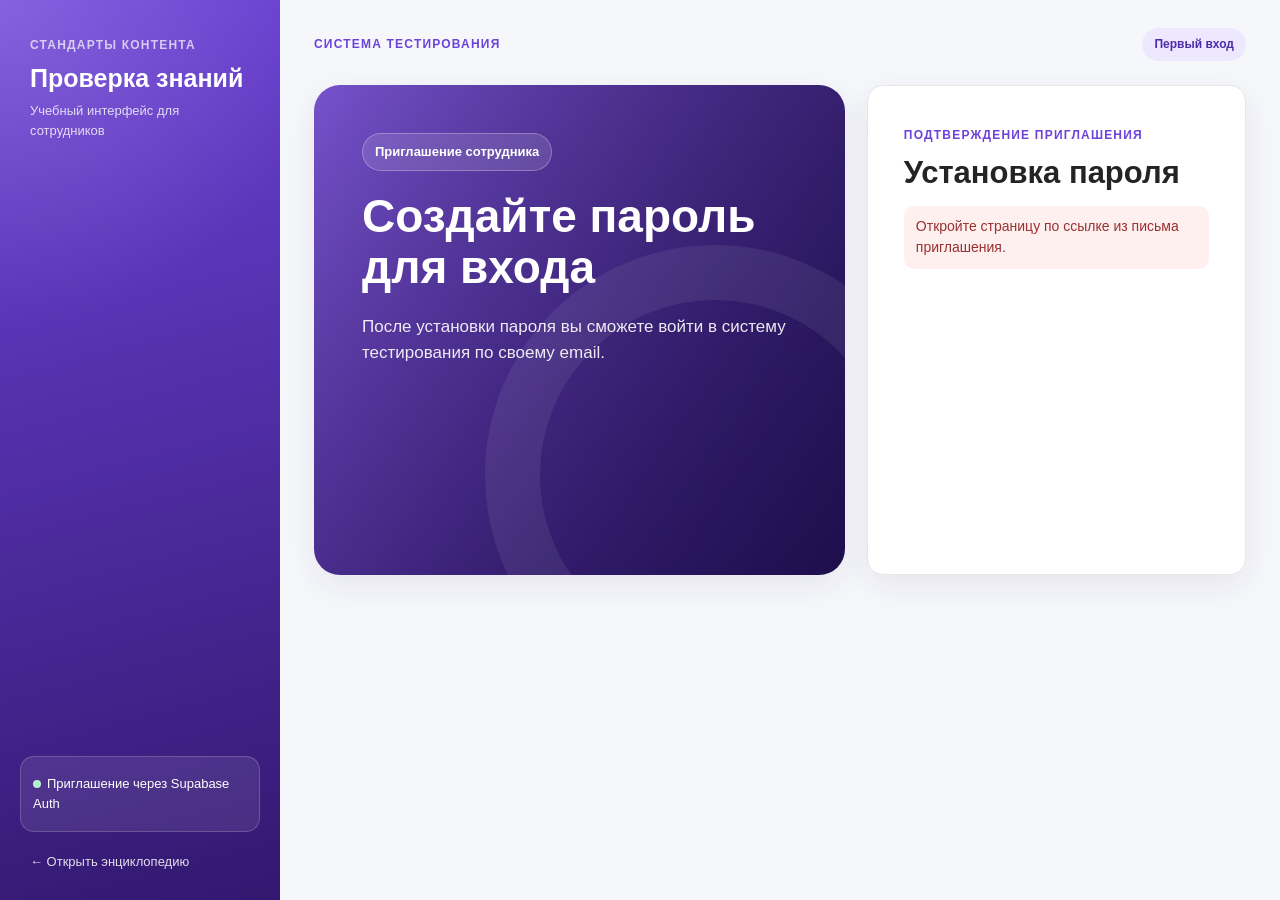
<file: testing/accept-invite.html>
<!doctype html>
<html lang="ru">
<head>
  <meta charset="utf-8">
  <meta name="viewport" content="width=device-width, initial-scale=1">
  <title>Установка пароля — система тестирования</title>
  <link rel="stylesheet" href="styles.css">
  <script src="config.js" defer></script>
  <script src="supabase-client.js" defer></script>
  <script src="accept-invite.js" defer></script>
</head>
<body>
  <div class="app-shell">
    <aside class="sidebar">
      <div class="brand">
        <span class="brand__eyebrow">Стандарты контента</span>
        <strong class="brand__title">Проверка знаний</strong>
        <span class="brand__subtitle">Учебный интерфейс для сотрудников</span>
      </div>
      <div class="sidebar-note"><span class="status-dot"></span>Приглашение через Supabase Auth</div>
      <a class="encyclopedia-link" href="../index.html">← Открыть энциклопедию</a>
    </aside>
    <main class="main-content">
      <div class="topbar">
        <span class="eyebrow">Система тестирования</span>
        <span class="topbar-pill">Первый вход</span>
      </div>
      <div class="login-layout">
        <div class="intro-panel">
          <span class="hero-badge">Приглашение сотрудника</span>
          <h1>Создайте пароль для входа</h1>
          <p>После установки пароля вы сможете войти в систему тестирования по своему email.</p>
        </div>
        <div class="card login-card">
          <span class="section-label">Подтверждение приглашения</span>
          <h2>Установка пароля</h2>
          <p class="auth-message" id="invite-message" role="status" aria-live="polite">Проверяем ссылку приглашения…</p>
          <form id="invite-password-form" hidden>
            <label for="new-password">Новый пароль</label>
            <input id="new-password" name="new-password" type="password" autocomplete="new-password" minlength="12" required>
            <label for="repeat-password">Повторите пароль</label>
            <input id="repeat-password" name="repeat-password" type="password" autocomplete="new-password" minlength="12" required>
            <p class="muted">Не менее 12 символов.</p>
            <button class="button button--primary button--full" id="save-password" type="submit">Сохранить пароль</button>
          </form>
          <button class="button button--primary button--full" id="go-to-login" type="button" hidden>Перейти ко входу</button>
        </div>
      </div>
    </main>
  </div>
</body>
</html>
</file>
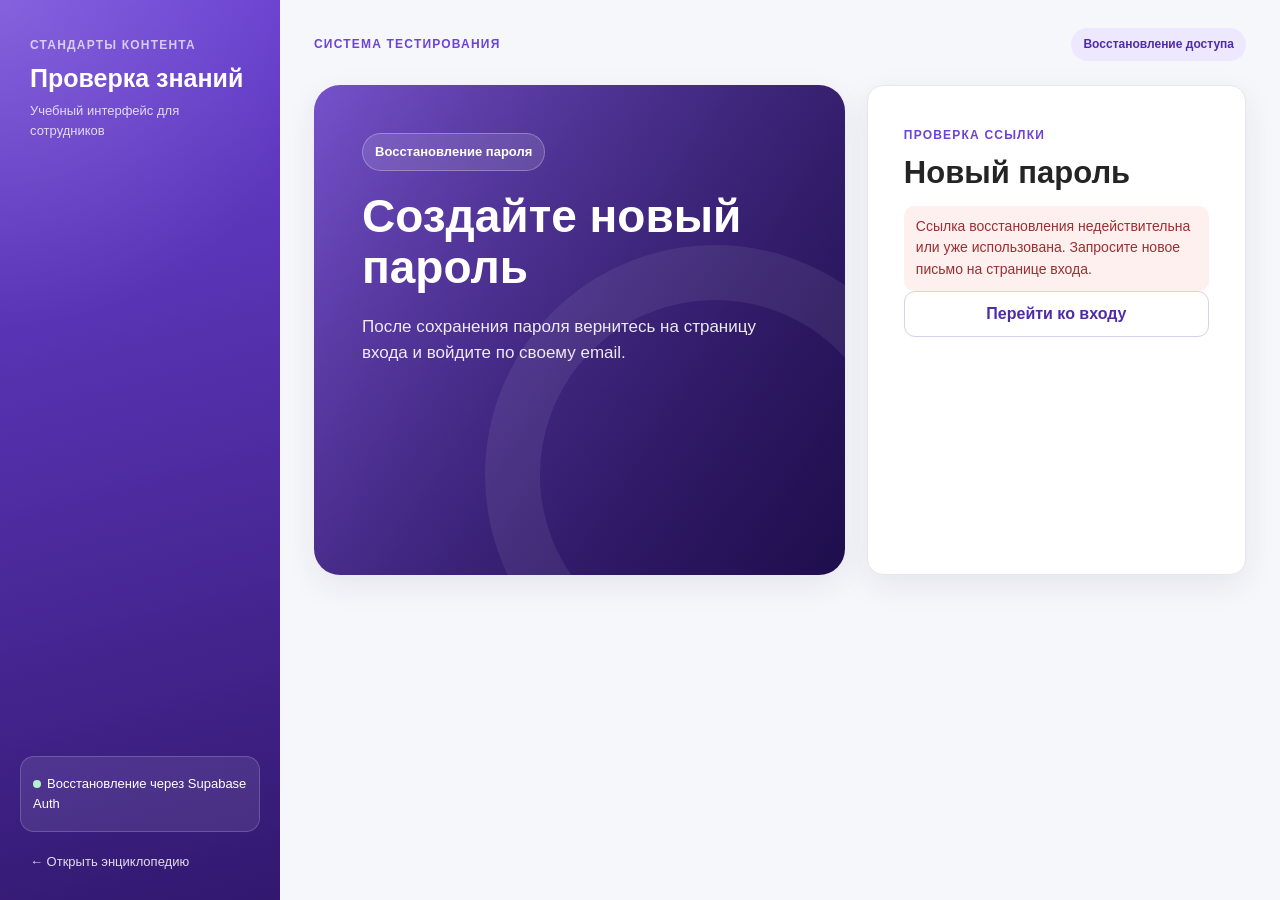
<file: testing/reset-password.html>
<!doctype html>
<html lang="ru">
<head>
  <meta charset="utf-8">
  <meta name="viewport" content="width=device-width, initial-scale=1">
  <title>Восстановление пароля — система тестирования</title>
  <link rel="stylesheet" href="styles.css">
  <script src="config.js" defer></script>
  <script src="supabase-client.js" defer></script>
  <script src="reset-password.js" defer></script>
</head>
<body>
  <div class="app-shell">
    <aside class="sidebar">
      <div class="brand">
        <span class="brand__eyebrow">Стандарты контента</span>
        <strong class="brand__title">Проверка знаний</strong>
        <span class="brand__subtitle">Учебный интерфейс для сотрудников</span>
      </div>
      <div class="sidebar-note"><span class="status-dot"></span>Восстановление через Supabase Auth</div>
      <a class="encyclopedia-link" href="../index.html">← Открыть энциклопедию</a>
    </aside>
    <main class="main-content">
      <div class="topbar">
        <span class="eyebrow">Система тестирования</span>
        <span class="topbar-pill">Восстановление доступа</span>
      </div>
      <div class="login-layout">
        <div class="intro-panel">
          <span class="hero-badge">Восстановление пароля</span>
          <h1>Создайте новый пароль</h1>
          <p>После сохранения пароля вернитесь на страницу входа и войдите по своему email.</p>
        </div>
        <div class="card login-card">
          <span class="section-label">Проверка ссылки</span>
          <h2>Новый пароль</h2>
          <p class="auth-message" id="reset-message" role="status" aria-live="polite">Проверяем ссылку восстановления…</p>
          <form id="reset-password-form" hidden>
            <label for="new-password">Новый пароль</label>
            <input id="new-password" type="password" autocomplete="new-password" minlength="12" required>
            <label for="repeat-password">Повторите пароль</label>
            <input id="repeat-password" type="password" autocomplete="new-password" minlength="12" required>
            <p class="muted">Не менее 12 символов.</p>
            <button class="button button--primary button--full" id="save-password" type="submit">Сохранить пароль</button>
          </form>
          <a class="button button--ghost button--full" id="return-to-login" href="index.html" hidden>Перейти ко входу</a>
        </div>
      </div>
    </main>
  </div>
</body>
</html>
</file>
<file: testing/styles.css>
:root{--accent:#6d42d8;--accent-dark:#4e2ca8;--accent-soft:#eee8ff;--green:#25875d;--green-soft:#e8f7ef;--yellow:#9c6900;--yellow-soft:#fff5da;--text:#242424;--muted:#6d6d6d;--line:#e7e7e7;--surface:#fff;--background:#f6f7fb;--shadow:0 10px 32px rgba(34,26,61,.08);--radius:16px}
*{box-sizing:border-box}
html{scroll-behavior:smooth}
body{margin:0;color:var(--text);background:var(--background);font-family:Inter,Arial,sans-serif;line-height:1.55}
button,input{font:inherit}
button{cursor:pointer}
button:disabled{cursor:not-allowed;opacity:.5}
[hidden]{display:none!important}
:focus-visible{outline:3px solid #b69afa;outline-offset:3px}
.app-shell{display:grid;grid-template-columns:280px minmax(0,1fr);min-height:100vh}
.sidebar{position:sticky;top:0;display:flex;flex-direction:column;height:100vh;padding:28px 20px;color:#fff;background:radial-gradient(circle at top left,rgba(255,255,255,.17),transparent 35%),linear-gradient(165deg,#6d42d8,#32186f)}
.brand{display:grid;gap:8px;padding:8px 10px 28px}
.brand__eyebrow,.eyebrow,.section-label{text-transform:uppercase;letter-spacing:.1em;font-size:12px;font-weight:800}
.brand__eyebrow{opacity:.7}.brand__title{font-size:25px;line-height:1.2}.brand__subtitle{font-size:13px;opacity:.8}
.side-nav{display:grid;gap:5px}.nav-button{width:100%;border:0;border-radius:11px;padding:11px 13px;text-align:left;color:rgba(255,255,255,.87);background:transparent;font-size:14px}.nav-button:hover,.nav-button.is-active{color:#fff;background:rgba(255,255,255,.17)}
.sidebar-note{margin-top:auto;padding:17px 12px;border:1px solid rgba(255,255,255,.18);border-radius:14px;background:rgba(255,255,255,.09);font-size:13px}.status-dot{display:inline-block;width:8px;height:8px;margin-right:6px;border-radius:50%;background:#b6f0cf}.encyclopedia-link{margin:20px 10px 0;color:#fff;font-size:13px;text-decoration:none;opacity:.85}.encyclopedia-link:hover{text-decoration:underline}
.main-content{min-width:0;width:min(1230px,100%);margin:0 auto;padding:28px 34px 60px}.topbar{display:flex;justify-content:space-between;align-items:center;gap:16px;margin-bottom:14px}.eyebrow{color:var(--accent)}.topbar-pill{padding:7px 12px;border-radius:99px;background:var(--accent-soft);color:var(--accent-dark);font-size:12px;font-weight:700}
.demo-banner{margin-bottom:24px;padding:12px 16px;border:1px solid #eadcae;border-radius:12px;background:#fff9e8;color:#624b14;font-size:13px}
.screen{animation:appear .2s ease}@keyframes appear{from{opacity:.7;transform:translateY(5px)}to{opacity:1;transform:none}}
.card{border:1px solid var(--line);border-radius:var(--radius);background:var(--surface);box-shadow:var(--shadow)}
h1,h2,h3,p{margin-top:0}h1{font-size:clamp(31px,4vw,46px);line-height:1.12}h2{font-size:clamp(24px,3vw,31px);line-height:1.2}h3{font-size:21px;line-height:1.25}.muted{color:var(--muted)}.section-label{color:var(--accent)}
.button{display:inline-flex;justify-content:center;align-items:center;min-height:43px;padding:10px 17px;border:1px solid transparent;border-radius:11px;font-weight:700;text-decoration:none;white-space:normal}.button--primary{color:#fff;background:var(--accent)}.button--primary:not(:disabled):hover{background:var(--accent-dark)}.button--ghost{border-color:#d8d0ed;color:var(--accent-dark);background:#fff}.button--ghost:hover{background:var(--accent-soft)}.button--full{width:100%}.text-button{border:0;padding:4px 0;background:transparent;color:var(--accent-dark);font-weight:700;text-align:left}.text-button:hover{text-decoration:underline}
.login-layout{display:grid;grid-template-columns:minmax(0,1.05fr) minmax(310px,.75fr);gap:22px;align-items:stretch;margin-top:24px}.intro-panel{position:relative;overflow:hidden;min-height:490px;padding:48px;border-radius:26px;color:#fff;background:linear-gradient(115deg,rgba(20,10,58,.15),rgba(20,10,58,.72)),linear-gradient(135deg,#875fe5,#3b197f);box-shadow:var(--shadow)}.intro-panel:after{position:absolute;right:-100px;bottom:-130px;width:350px;height:350px;border:55px solid rgba(255,255,255,.07);border-radius:50%;content:""}.intro-panel>*{position:relative;z-index:1}.intro-panel h1{max-width:600px;margin:20px 0}.intro-panel p{max-width:530px;font-size:17px;opacity:.9}.hero-badge{display:inline-block;padding:8px 12px;border:1px solid rgba(255,255,255,.27);border-radius:99px;background:rgba(255,255,255,.12);font-size:13px;font-weight:700}.intro-stat{display:flex;gap:14px;align-items:center;margin-top:80px}.intro-stat strong{font-size:31px}.intro-stat span{max-width:230px;font-size:14px;opacity:.82}.login-card{padding:36px}.login-card h2{margin:8px 0}.login-card>p{font-size:14px}.login-card form{display:grid;gap:9px;margin-top:26px}.login-card label,.invite-form label{font-size:13px;font-weight:700}.login-card input,.invite-form input{width:100%;min-height:46px;padding:11px 13px;border:1px solid #d9d9e3;border-radius:10px;background:#fff}.login-card form .button{margin-top:13px}.login-divider{margin:20px 0;color:var(--muted);text-align:center;font-size:13px}
.auth-message{margin:14px 0 0;padding:10px 12px;border-radius:10px;color:var(--accent-dark);background:var(--accent-soft);font-size:13px}.auth-message--error{color:#9a3030;background:#fff0f0}
.page-heading{display:flex;justify-content:space-between;align-items:center;gap:20px;margin:16px 0 27px}.page-heading h1{margin:6px 0 8px}.page-heading p{margin:0;color:var(--muted)}.avatar{display:grid;place-items:center;flex:none;width:54px;height:54px;border-radius:16px;color:var(--accent-dark);background:var(--accent-soft);font-weight:800}.metrics{display:grid;grid-template-columns:repeat(3,minmax(0,1fr));gap:16px}.metric{display:grid;gap:8px;padding:23px}.metric span{color:var(--muted);font-size:13px}.metric strong{font-size:23px;line-height:1.2}.metric small{color:var(--muted)}.section-heading{margin:30px 0 15px}.section-heading h2{margin:4px 0 0}.test-grid{display:grid;grid-template-columns:repeat(2,minmax(0,1fr));gap:17px}.test-card{display:flex;flex-direction:column;align-items:flex-start;min-height:225px;padding:25px}.test-card--featured{border-color:#d5c5fa}.test-card h3{margin:18px 0 8px}.test-card p{color:var(--muted)}.test-card__footer{display:flex;justify-content:space-between;align-items:center;gap:15px;width:100%;margin-top:auto}.test-card__footer span{font-size:13px;color:var(--muted)}.chip{display:inline-block;padding:6px 10px;border-radius:99px;font-size:12px;font-weight:800;white-space:nowrap}.chip--success{background:var(--green-soft);color:var(--green)}.chip--warning{background:var(--yellow-soft);color:var(--yellow)}.chip--muted{background:#f0f0f3;color:#666}.info-strip{display:flex;gap:14px;margin-top:17px;padding:16px 20px;border-radius:13px;background:var(--accent-soft);font-size:14px}.info-strip strong{color:var(--accent-dark)}.table-card{overflow:hidden}.table-scroll{overflow-x:auto}table{width:100%;border-collapse:collapse;text-align:left;font-size:14px}th,td{padding:16px 18px;border-bottom:1px solid var(--line);vertical-align:middle}th{color:var(--muted);font-size:12px;font-weight:800;white-space:nowrap;background:#fbfbfe}tr:last-child td{border-bottom:0}td strong{color:var(--accent-dark)}
.test-grid--single{grid-template-columns:minmax(0,1fr)}
.quiz-layout{display:grid;grid-template-columns:minmax(0,1fr) 280px;gap:20px;align-items:start}.question-card{padding:30px}.question-top{display:flex;justify-content:space-between;align-items:center;gap:20px;font-size:14px;font-weight:800}.timer{padding:8px 12px;border-radius:9px;background:var(--accent-soft);color:var(--accent-dark);font-variant-numeric:tabular-nums}.progress{height:7px;overflow:hidden;margin:18px 0 27px;border-radius:99px;background:#e9e5f1}.progress span{display:block;height:100%;width:50%;border-radius:99px;background:var(--accent);transition:width .2s}.question-card h2{margin:10px 0}.question-card>p{margin-bottom:23px}.option-list{display:grid;gap:11px}.option{display:flex;align-items:center;gap:12px;width:100%;min-height:56px;padding:13px 15px;border:1px solid #dfdce9;border-radius:12px;text-align:left;background:#fff}.option:hover,.option.is-selected{border-color:var(--accent);background:#f8f5ff}.option-mark{display:grid;place-items:center;flex:none;width:24px;height:24px;border:1.5px solid #aaa4b9;border-radius:50%;color:#fff;font-size:13px}.option.is-selected .option-mark{border-color:var(--accent);background:var(--accent)}.question-actions{display:flex;justify-content:space-between;align-items:center;gap:20px;margin-top:28px;padding-top:20px;border-top:1px solid var(--line);font-size:13px}.quiz-aside{padding:23px}.quiz-aside h3{margin:10px 0}.quiz-aside p{color:var(--muted);font-size:14px}.photo-options{display:grid;grid-template-columns:repeat(2,minmax(0,1fr));gap:12px;margin:22px 0}.photo-options figure{margin:0;padding:8px;border:1px solid var(--line);border-radius:12px}.photo-options img{display:block;width:100%;height:220px;object-fit:contain;border-radius:8px;background:var(--background)}.photo-options figcaption{padding:7px 3px 2px;font-size:13px;font-weight:700}
.result-card{margin-top:28px;padding:27px}.result-card__heading{display:flex;justify-content:space-between;gap:20px;align-items:center}.result-card__heading h2{margin:5px 0}.result-card__heading p{color:var(--muted);font-size:14px}.result-score{font-size:42px;color:var(--accent-dark)}.result-grid{display:grid;grid-template-columns:repeat(2,minmax(0,1fr));gap:10px;margin:16px 0 25px}.result-topic{display:flex;justify-content:space-between;gap:12px;padding:12px 14px;border-radius:10px;background:#f8f7fc;font-size:14px}.result-topic strong{color:var(--accent-dark)}.recommendation{margin:0 0 23px;padding:16px;border-left:4px solid var(--accent);border-radius:0 12px 12px 0;background:var(--accent-soft);font-size:14px}.recommendation a{color:var(--accent-dark);font-weight:700}.basic-errors{margin:12px 0 24px;padding-left:21px}.basic-errors li{margin:10px 0}
.invite-form{display:grid;gap:18px;margin-bottom:23px;padding:24px}.invite-form h2{margin:4px 0 0}.form-grid{display:grid;grid-template-columns:repeat(3,minmax(0,1fr));gap:14px}.form-grid label{display:grid;gap:7px}.form-actions{display:flex;flex-wrap:wrap;gap:10px}.admin-metrics{margin-top:5px}.employee-detail{margin-top:20px;padding:25px}.detail-heading{display:flex;justify-content:space-between;gap:14px}.detail-heading h2{margin:4px 0}.icon-button{width:35px;height:35px;border:1px solid var(--line);border-radius:9px;background:#fff;font-size:24px;line-height:1}.detail-stats{display:flex;flex-wrap:wrap;gap:12px;margin:18px 0}.detail-stats span{padding:10px 12px;border-radius:9px;background:var(--accent-soft);font-size:13px}.detail-history{display:grid;gap:8px;margin:0 0 20px}.detail-history div{display:flex;justify-content:space-between;gap:12px;padding:11px 13px;border:1px solid var(--line);border-radius:9px;font-size:14px}.toast{position:fixed;right:24px;bottom:24px;z-index:10;max-width:min(360px,calc(100vw - 40px));padding:14px 18px;border-radius:12px;color:#fff;background:#32186f;box-shadow:var(--shadow);font-size:14px}
@media(max-width:1050px){.app-shell{grid-template-columns:220px minmax(0,1fr)}.sidebar{padding:22px 14px}.main-content{padding:24px}.login-layout{grid-template-columns:1fr 1fr}.intro-panel{padding:35px}.quiz-layout{grid-template-columns:1fr}.quiz-aside{order:-1}.metrics{gap:10px}.metric{padding:18px}}
@media(max-width:760px){.app-shell{display:block}.sidebar{position:static;height:auto;padding:16px}.brand{padding:0 0 12px}.brand__title{font-size:20px}.brand__subtitle,.sidebar-note{display:none}.side-nav{display:flex;gap:5px;overflow-x:auto;padding-bottom:2px}.nav-button{flex:0 0 auto;width:auto;padding:8px 10px;white-space:nowrap;font-size:12px}.encyclopedia-link{display:inline-block;margin:10px 0 0}.main-content{padding:18px 15px 45px}.topbar{align-items:flex-start}.topbar-pill{white-space:nowrap}.login-layout,.test-grid{grid-template-columns:1fr}.intro-panel{min-height:280px;padding:30px}.intro-stat{margin-top:35px}.login-card{padding:25px}.page-heading{align-items:flex-start}.metrics{grid-template-columns:1fr 1fr}.metric:last-child{grid-column:1/-1}.test-card{min-height:0}.test-card__footer{flex-wrap:wrap}.form-grid{grid-template-columns:1fr}.photo-options img{height:160px}}
@media(max-width:520px){.topbar-pill{display:none}.intro-panel h1{font-size:36px}.page-heading{flex-wrap:wrap}.page-heading .button{width:100%}.metrics,.result-grid{grid-template-columns:1fr}.metric:last-child{grid-column:auto}.info-strip{display:grid;gap:4px}.question-card{padding:20px}.photo-options{gap:8px}.photo-options img{height:125px}.question-actions{align-items:stretch;flex-direction:column}.question-actions .button{width:100%}.result-card{padding:20px}.result-score{font-size:32px}.detail-history div{flex-direction:column}.table-scroll table{min-width:700px}}

#admin-retake-form select,#admin-retake-form textarea{width:100%;min-height:46px;padding:11px 13px;border:1px solid #d9d9e3;border-radius:10px;background:#fff;font:inherit}
#admin-retake-form textarea{min-height:90px;resize:vertical}
#admin-retake-form .form-grid{grid-template-columns:repeat(2,minmax(0,1fr))}
@media(max-width:760px){#admin-retake-form .form-grid{grid-template-columns:1fr}}
.basic-history{margin-top:24px;padding:24px}.basic-history__heading{display:flex;justify-content:space-between;gap:16px;align-items:center}.basic-history__heading h2{margin:0;font-size:22px}.basic-history__list{display:grid;gap:10px}.basic-history__item{display:flex;justify-content:space-between;align-items:center;gap:16px;padding:13px 0;border-top:1px solid var(--line)}.basic-history__item span{font-size:14px}.basic-result-summary{display:grid;justify-items:start;gap:12px;padding:28px}.basic-result-summary p{margin:0}.basic-review{display:grid;gap:16px;margin:24px 0}.basic-review__item{padding:24px}.basic-review__item h2{margin:8px 0 16px;font-size:19px}.basic-review__item p{margin:8px 0}.basic-review__item strong{color:var(--accent-dark)}
.admin-employee-open{text-align:left;text-decoration:underline;text-underline-offset:3px}.employee-detail:focus{outline:2px solid var(--accent);outline-offset:3px}
.detail-history .admin-history-item,.admin-history-heading{display:grid;grid-template-columns:1.2fr 1.2fr .6fr 1.4fr;gap:12px;align-items:center}.admin-history-item span{min-width:0}.admin-history-heading{padding:0 13px 8px;color:var(--muted);font-size:12px;font-weight:700}
@media(max-width:700px){.detail-history .admin-history-item{grid-template-columns:1fr 1fr}.admin-history-heading{display:none}}
.basic-review__missed{margin-left:12px}
@media(max-width:520px){.basic-history__item{align-items:flex-start;flex-direction:column}.basic-result-summary{padding:20px}.basic-review__item{padding:20px}}
</file>
